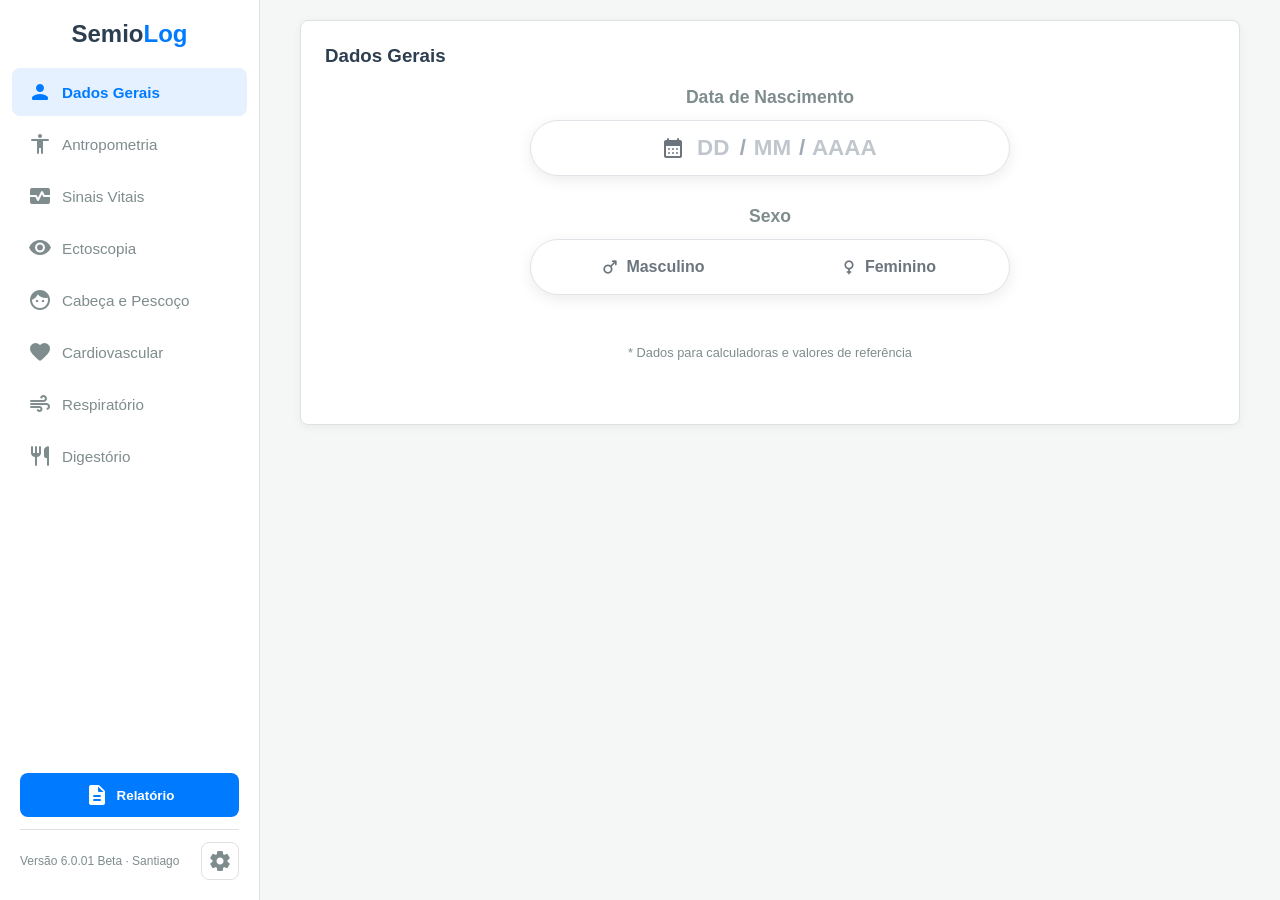
<file: templates/index.html>
<!DOCTYPE html>
<html lang="pt-BR">
<head>
    <meta charset="UTF-8">
    <meta name="viewport" content="width=device-width, initial-scale=1.0">
    <title>SemioLog</title>
	<link rel="icon" type="image/png" href="{{ url_for('static', filename='img/favicon.png') }}">

    <link rel="stylesheet" href="../static/css/main.css">

    <link rel="preconnect" href="https://fonts.googleapis.com">
    <link rel="preconnect" href="https://fonts.gstatic.com" crossorigin>
    <link href="https://fonts.googleapis.com/icon?family=Material+Icons+Round" rel="stylesheet">
</head>
<body>

    <div class="app-grid">
        <aside class="sidebar" id="sidebar">
            <div class="sidebar-header">
                <h2>Semio<span>Log</span></h2>
                <button id="close-sidebar" class="mobile-only-btn">
                    <span class="material-icons-round">close</span>
                </button>
            </div>

            <nav class="sidebar-nav" id="sidebar-nav">
                </nav>

            <div class="sidebar-footer">
                <div id="sidebar-action-container">
                    </div>

                <hr class="sidebar-divider">

                <div class="footer-info-row">
                    <span class="app-version">Versão 6.0.01 Beta · Santiago</span>
                    
                    <div id="settings-popover" class="settings-popover hidden">
                        <div class="settings-item">
                            <span>Modo Escuro</span>
                            <label class="switch">
                                <input type="checkbox" id="theme-toggle">
                                <span class="slider round"></span>
                            </label>
                        </div>
                    </div>

                    <button id="settings-btn" class="btn-square-icon" title="Configurações">
                        <span class="material-icons-round">settings</span>
                    </button>
                </div>
            </div>
        </aside>

        <main class="main-content">
            <header class="top-bar">
                <button id="open-sidebar" class="mobile-only-btn">
                    <span class="material-icons-round">menu</span>
                </button>
                <h2 id="page-title">Início</h2>
            </header>

            <div id="app-content" class="content-area">
                </div>
        </main>
    </div>

    <script type="module" src="../static/js/app.js"></script>
</body>
</html>
</file>
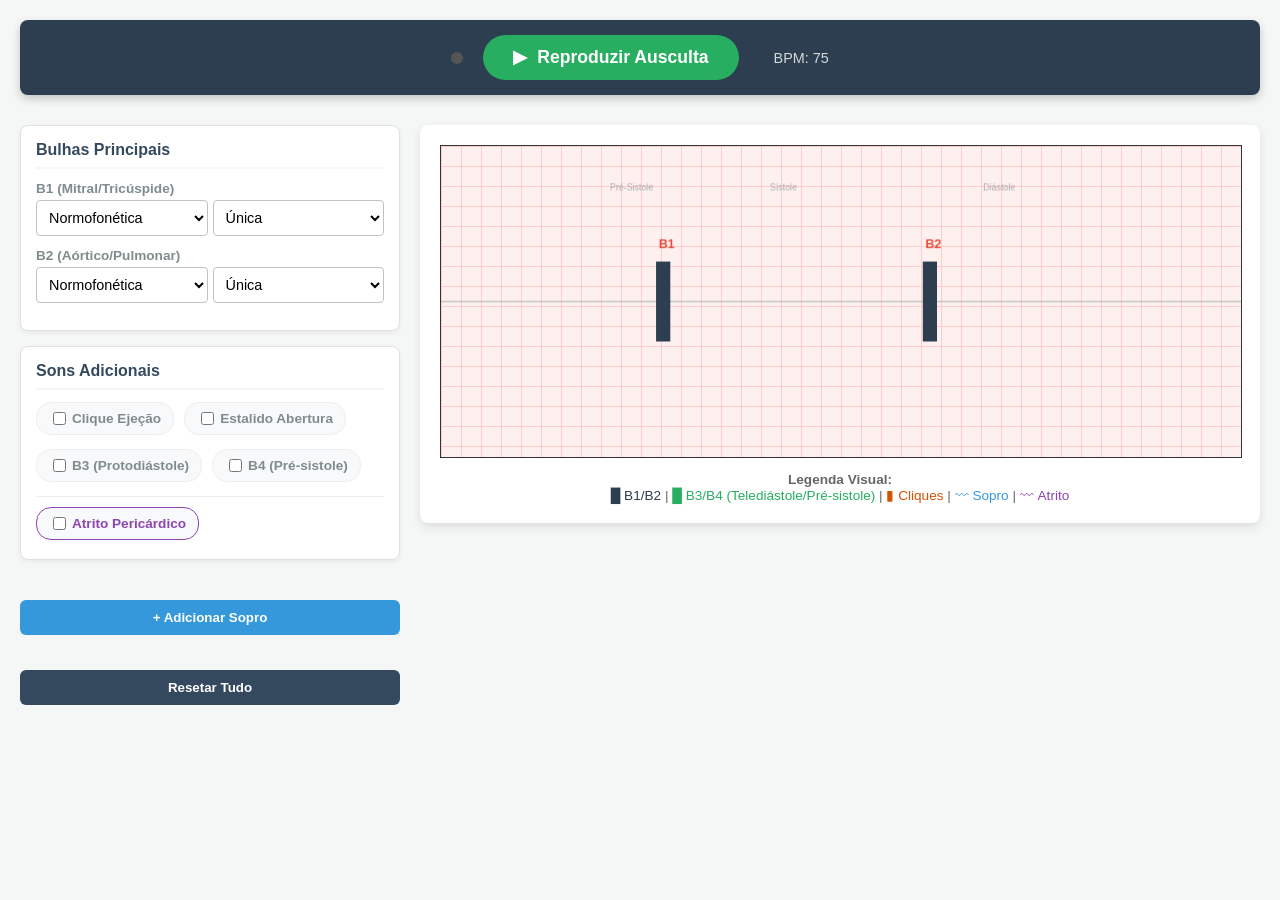
<file: templates/ausculta.html>
<!DOCTYPE html>
<html lang="pt-BR">
<head>
    <meta charset="UTF-8">
    <meta name="viewport" content="width=device-width, initial-scale=1.0">
    <title>Simulador de Ausculta Cardíaca (Frequência Unificada)</title>
    <style>
        :root {
            --primary: #2c3e50;
            --secondary: #34495e;
            --accent: #3498db;
            --danger: #e74c3c;
            --success: #27ae60;
            --rub: #8e44ad;
            --bg: #f4f7f6;
            --card-bg: #ffffff;
            --border: #e0e0e0;
        }

        body {
            font-family: 'Segoe UI', Tahoma, Geneva, Verdana, sans-serif;
            margin: 0;
            padding: 20px;
            background-color: var(--bg);
            color: var(--primary);
        }

        /* --- CONTROLES DE ÁUDIO --- */
        .audio-controls {
            background: #2c3e50;
            color: white;
            padding: 15px;
            border-radius: 8px;
            display: flex;
            justify-content: center;
            align-items: center;
            gap: 20px;
            margin-bottom: 30px;
            box-shadow: 0 4px 10px rgba(0,0,0,0.2);
            position: sticky;
            top: 0;
            z-index: 100;
        }

        .btn-audio {
            padding: 12px 30px;
            font-size: 1.1rem;
            border: none;
            border-radius: 50px;
            cursor: pointer;
            font-weight: bold;
            display: flex;
            align-items: center;
            gap: 10px;
            transition: transform 0.1s, box-shadow 0.2s;
        }

        .btn-play { background-color: #27ae60; color: white; }
        .btn-play:hover { background-color: #219150; transform: scale(1.05); }
        
        .btn-stop { background-color: #c0392b; color: white; }
        .btn-stop:hover { background-color: #a93226; }

        .status-led {
            width: 12px;
            height: 12px;
            border-radius: 50%;
            background-color: #555;
            transition: background-color 0.2s;
        }
        .status-led.playing { background-color: #00ff00; box-shadow: 0 0 10px #00ff00; }

        /* --- LAYOUT GRID --- */
        .main-grid {
            display: grid;
            grid-template-columns: 380px 1fr;
            gap: 20px;
            max-width: 1400px;
            margin: 0 auto;
            align-items: start;
        }

        @media (max-width: 900px) {
            .main-grid { grid-template-columns: 1fr; }
        }

        /* --- CARDS E INPUTS --- */
        .controls-panel {
            background: var(--bg);
            display: flex;
            flex-direction: column;
            gap: 15px;
        }

        .card {
            background: var(--card-bg);
            border-radius: 8px;
            padding: 15px;
            box-shadow: 0 2px 5px rgba(0,0,0,0.05);
            border: 1px solid var(--border);
        }

        .card h3 {
            margin-top: 0;
            font-size: 1rem;
            color: var(--secondary);
            border-bottom: 2px solid var(--bg);
            padding-bottom: 8px;
            margin-bottom: 12px;
            display: flex;
            justify-content: space-between;
            align-items: center;
        }

        .input-group { margin-bottom: 12px; }

        label {
            display: block;
            font-size: 0.85rem;
            font-weight: 600;
            margin-bottom: 4px;
            color: #7f8c8d;
        }

        select, input[type="range"] {
            width: 100%;
            padding: 8px;
            border: 1px solid #bdc3c7;
            border-radius: 4px;
            font-size: 0.9rem;
            background: #fff;
        }

        .checkbox-row {
            display: flex;
            flex-wrap: wrap;
            gap: 10px;
            margin-top: 5px;
        }
        
        .check-item {
            display: flex;
            align-items: center;
            font-size: 0.85rem;
            background: #f8f9fa;
            padding: 6px 12px;
            border-radius: 15px;
            border: 1px solid #eee;
            cursor: pointer;
        }
        .check-item input { margin-right: 6px; }
        .check-item.rub-item { border-color: var(--rub); color: var(--rub); font-weight: bold; }

        .btn {
            border: none;
            padding: 10px 15px;
            border-radius: 6px;
            cursor: pointer;
            font-weight: 600;
            width: 100%;
        }

        .btn-add {
            background-color: var(--accent);
            color: white;
            margin-top: 10px;
            display: flex;
            align-items: center;
            justify-content: center;
            gap: 5px;
        }
        .btn-remove {
            background-color: transparent;
            color: var(--danger);
            border: 1px solid var(--danger);
            padding: 4px 8px;
            font-size: 0.8rem;
            width: auto;
        }
        .btn-reset {
            background-color: var(--secondary);
            color: white;
            margin-top: 20px;
        }

        /* --- CANVAS --- */
        .canvas-wrapper {
            position: sticky;
            top: 100px;
            background: var(--card-bg);
            padding: 20px;
            border-radius: 8px;
            box-shadow: 0 4px 10px rgba(0,0,0,0.1);
        }

        canvas {
            width: 100%;
            height: auto;
            background-color: #fff0f0;
            background-image: 
                linear-gradient(#ffcccc 1px, transparent 1px),
                linear-gradient(90deg, #ffcccc 1px, transparent 1px);
            background-size: 20px 20px;
            border: 1px solid #333;
        }

        .legend {
            margin-top: 10px;
            font-size: 0.85rem;
            color: #666;
            text-align: center;
        }
        
        @keyframes slideIn {
            from { opacity: 0; transform: translateY(-10px); }
            to { opacity: 1; transform: translateY(0); }
        }
        .murmur-card {
            border-left: 4px solid var(--accent);
            animation: slideIn 0.3s ease-out;
        }
    </style>
</head>
<body>

    <div class="audio-controls">
        <div id="statusLed" class="status-led"></div>
        <button class="btn-audio btn-play" onclick="toggleAudio()">
            <span id="playIcon">▶</span> <span id="playText">Reproduzir Ausculta</span>
        </button>
        <div style="font-size: 0.9rem; opacity: 0.8; margin-left: 15px;">
            BPM: 75
        </div>
    </div>

    <div class="main-grid">
        
        <div class="controls-panel">
            
            <div class="card">
                <h3>Bulhas Principais</h3>
                
                <div class="input-group">
                    <label>B1 (Mitral/Tricúspide)</label>
                    <div style="display:flex; gap:5px;">
                        <select id="s1-intensity" onchange="draw()">
                            <option value="1">Normofonética</option>
                            <option value="0.5">Hipofonética</option>
                            <option value="2.0">Hiperfonética</option>
                        </select>
                        <select id="s1-split" onchange="draw()">
                            <option value="none">Única</option>
                            <option value="split">Desdobrada</option>
                        </select>
                    </div>
                </div>

                <div class="input-group">
                    <label>B2 (Aórtico/Pulmonar)</label>
                    <div style="display:flex; gap:5px;">
                        <select id="s2-intensity" onchange="draw()">
                            <option value="1">Normofonética</option>
                            <option value="0.5">Hipofonética</option>
                            <option value="2.0">Hiperfonética</option>
                        </select>
                        <select id="s2-split" onchange="draw()">
                            <option value="none">Única</option>
                            <option value="physiologic">Fisiológico</option>
                            <option value="fixed">Persistente Fixo</option>
                            <option value="wide">Persistente Amplo</option>
                            <option value="paradoxical">Paradoxal</option>
                        </select>
                    </div>
                </div>
            </div>

            <div class="card">
                <h3>Sons Adicionais</h3>
                <div class="checkbox-row">
                    <label class="check-item"><input type="checkbox" id="systolic-click" onchange="draw()"> Clique Ejeção</label>
                    <label class="check-item"><input type="checkbox" id="opening-snap" onchange="draw()"> Estalido Abertura</label>
                    <label class="check-item"><input type="checkbox" id="s3-sound" onchange="draw()"> B3 (Protodiástole)</label>
                    <label class="check-item"><input type="checkbox" id="s4-sound" onchange="draw()"> B4 (Pré-sistole)</label>
                </div>
                <hr style="border: 0; border-top: 1px solid #eee; margin: 10px 0;">
                <div class="checkbox-row">
                    <label class="check-item rub-item"><input type="checkbox" id="friction-rub" onchange="draw()"> Atrito Pericárdico</label>
                </div>
            </div>

            <div id="murmurs-container"></div>

            <button class="btn btn-add" onclick="addMurmur()">+ Adicionar Sopro</button>
            <button class="btn btn-reset" onclick="resetAll()">Resetar Tudo</button>
        </div>

        <div class="canvas-wrapper">
            <canvas id="pcgCanvas" width="900" height="350"></canvas>
            <div class="legend">
                <strong>Legenda Visual:</strong><br>
                <span style="color:#2c3e50">█ B1/B2</span> | 
                <span style="color:#27ae60">█ B3/B4 (Telediástole/Pré-sistole)</span> | 
                <span style="color:#d35400">▮ Cliques</span> | 
                <span style="color:#3498db">〰 Sopro</span> | 
                <span style="color:#8e44ad">〰 Atrito</span>
            </div>
        </div>
    </div>

    <script>
        // --- VARIÁVEIS GLOBAIS ---
        let canvas, ctx;
        const cycleLength = 800; 
        
        // POSICIONAMENTO CENTRALIZADO
        const s1PosVisual = 250; 
        const s2PosVisual = 550; 
        const centerLineY = 175;
        let murmurIdCounter = 0;

        // Áudio
        let audioCtx;
        let isPlaying = false;
        let nextNoteTime = 0.0;
        let timerID = null;
        let lookahead = 25.0; 
        let scheduleAheadTime = 0.1;

        // --- INICIALIZAÇÃO ---
        window.onload = function() {
            canvas = document.getElementById('pcgCanvas');
            if (canvas) {
                ctx = canvas.getContext('2d');
                draw();
            }
        };

        // --- SISTEMA DE ÁUDIO ---
        function initAudio() {
            if (!audioCtx) {
                const AudioContext = window.AudioContext || window.webkitAudioContext;
                audioCtx = new AudioContext();
            }
            if (audioCtx.state === 'suspended') {
                audioCtx.resume();
            }
        }

        function toggleAudio() {
            initAudio();
            isPlaying = !isPlaying;
            
            const btn = document.querySelector('.btn-play');
            const led = document.getElementById('statusLed');
            const txt = document.getElementById('playText');
            const icon = document.getElementById('playIcon');

            if (isPlaying) {
                nextNoteTime = audioCtx.currentTime;
                scheduler();
                led.classList.add('playing');
                btn.style.backgroundColor = '#c0392b';
                txt.innerText = "Parar";
                icon.innerText = "⏹";
            } else {
                window.clearTimeout(timerID);
                led.classList.remove('playing');
                btn.style.backgroundColor = '#27ae60';
                txt.innerText = "Reproduzir";
                icon.innerText = "▶";
            }
        }

        function scheduler() {
            while (nextNoteTime < audioCtx.currentTime + scheduleAheadTime) {
                scheduleCycle(nextNoteTime);
                nextNoteTime += (cycleLength / 1000); 
            }
            timerID = window.setTimeout(scheduler, lookahead);
        }

        // Sintetizadores
        function playTone(time, freq, duration, amp, type = 'sine') {
            const osc = audioCtx.createOscillator();
            const gain = audioCtx.createGain();
            osc.type = type;
            osc.frequency.value = freq;
            
            const compressor = audioCtx.createDynamicsCompressor();
            osc.connect(gain);
            gain.connect(compressor);
            compressor.connect(audioCtx.destination);

            // Envelope
            gain.gain.setValueAtTime(0, time);
            gain.gain.linearRampToValueAtTime(amp, time + 0.02);
            gain.gain.exponentialRampToValueAtTime(0.001, time + duration);

            osc.start(time);
            osc.stop(time + duration + 0.1);
        }

        function playNoise(time, duration, amp, shape, isRub = false) {
            const bufferSize = audioCtx.sampleRate * duration;
            const buffer = audioCtx.createBuffer(1, bufferSize, audioCtx.sampleRate);
            const data = buffer.getChannelData(0);
            for (let i = 0; i < bufferSize; i++) {
                data[i] = Math.random() * 2 - 1;
            }

            const noise = audioCtx.createBufferSource();
            noise.buffer = buffer;
            
            const filter = audioCtx.createBiquadFilter();
            if (isRub) {
                filter.type = 'bandpass';
                filter.frequency.value = 500; 
                filter.Q.value = 1.0; 
            } else {
                filter.type = 'lowpass';
                filter.frequency.value = 800; 
            }

            const gain = audioCtx.createGain();
            noise.connect(filter);
            filter.connect(gain);
            gain.connect(audioCtx.destination);

            const tStart = time;
            const tEnd = time + duration;
            const tMid = time + (duration / 2);

            gain.gain.setValueAtTime(0, tStart);
            
            if (isRub) {
                // Atrito: Envelope linear rápido
                gain.gain.linearRampToValueAtTime(amp, tStart + 0.05);
                gain.gain.linearRampToValueAtTime(amp, tEnd - 0.05);
                gain.gain.linearRampToValueAtTime(0, tEnd);
            } else {
                switch(shape) {
                    case 'crescendo-decrescendo':
                        gain.gain.linearRampToValueAtTime(amp, tMid);
                        gain.gain.linearRampToValueAtTime(0, tEnd);
                        break;
                    case 'plateau':
                        gain.gain.linearRampToValueAtTime(amp, tStart + 0.05);
                        gain.gain.linearRampToValueAtTime(amp, tEnd - 0.05);
                        gain.gain.linearRampToValueAtTime(0, tEnd);
                        break;
                    case 'decrescendo':
                        // Começa forte, termina fraco (Linear para garantir fade-out audível)
                        gain.gain.setValueAtTime(0, tStart);
                        gain.gain.linearRampToValueAtTime(amp, tStart + 0.02); // Ataque rápido
                        gain.gain.linearRampToValueAtTime(0, tEnd); // Fade out linear
                        break;
                    case 'crescendo':
                        gain.gain.linearRampToValueAtTime(amp, tEnd);
                        gain.gain.setValueAtTime(0, tEnd + 0.05);
                        break;
                    default:
                        gain.gain.linearRampToValueAtTime(amp, tMid);
                        gain.gain.linearRampToValueAtTime(0, tEnd);
                }
            }
            noise.start(time);
        }

        // AGENDAMENTO DE ÁUDIO
        function scheduleCycle(startTime) {
            const msToSec = val => val / 1000;
            const s1Time = startTime;
            const s2Time = startTime + msToSec(300);
            const cycleEnd = startTime + msToSec(cycleLength);

            // FREQUÊNCIAS PADRÃO (UNIFICADAS)
            // B1 = 120Hz, B2 = 140Hz (aproximadamente a mesma faixa)
            // Todos os extras agora usarão esta faixa (120-140Hz) e onda 'triangle'

            // 1. B1
            const s1Amp = parseFloat(document.getElementById('s1-intensity').value) * 1.5;
            const s1Split = document.getElementById('s1-split').value;
            playTone(s1Time, 120, 0.08, s1Amp, 'triangle');
            if (s1Split === 'split') {
                playTone(s1Time + 0.03, 110, 0.08, s1Amp * 0.8, 'triangle');
            }

            // 2. B2
            const s2Amp = parseFloat(document.getElementById('s2-intensity').value) * 1.5;
            const s2Split = document.getElementById('s2-split').value;
            let splitDelay = 0;
            if (s2Split === 'physiologic') splitDelay = 0.025;
            if (s2Split === 'fixed') splitDelay = 0.040;
            if (s2Split === 'wide') splitDelay = 0.055;
            
            if (s2Split === 'paradoxical') {
                playTone(s2Time, 140, 0.07, s2Amp, 'triangle');
                playTone(s2Time + 0.035, 160, 0.07, s2Amp, 'triangle');
            } else {
                playTone(s2Time, 140, 0.07, s2Amp, 'triangle');
                if (splitDelay > 0) {
                    playTone(s2Time + splitDelay, 130, 0.07, s2Amp * 0.8, 'triangle');
                }
            }

            // 3. EXTRAS (AGORA COM MESMA FREQUÊNCIA DAS BULHAS)
            
            // Clique Sistólico (Era agudo, agora = B2)
            if (document.getElementById('systolic-click').checked) {
                // Usa 140Hz e onda triangle para soar como uma bulha
                playTone(s1Time + 0.05, 140, 0.05, 0.9, 'triangle'); 
            }

            // Estalido de Abertura (Era agudo, agora = B2)
            if (document.getElementById('opening-snap').checked) {
                // Usa 140Hz e onda triangle
                playTone(s2Time + 0.06, 140, 0.05, 0.9, 'triangle');
            }
            
            // B3 (Grave, usando frequência de B1/B2)
            if (document.getElementById('s3-sound').checked) {
                // 120Hz para soar como B1 (som mais cheio)
                playTone(s2Time + 0.12, 120, 0.15, 1.8, 'triangle');
            }
            
            // B4 (Grave, usando frequência de B1/B2)
            if (document.getElementById('s4-sound').checked) {
                // 120Hz para soar como B1
                playTone(cycleEnd - 0.10, 120, 0.15, 1.8, 'triangle');
            }

            // 4. Atrito (Volume baixo mantido)
            if (document.getElementById('friction-rub').checked) {
                playNoise(s1Time + 0.08, 0.2, 0.15, 'plateau', true);
                playNoise(s2Time + 0.05, 0.15, 0.15, 'plateau', true);
                playNoise(cycleEnd - 0.1, 0.1, 0.15, 'plateau', true);
            }

            // 5. Sopros
            document.querySelectorAll('.murmur-card').forEach(card => {
                const phase = card.querySelector('.m-phase').value;
                const timing = card.querySelector('.m-timing').value;
                const shape = card.querySelector('.m-shape').value;
                const grade = (card.querySelector('.m-grade').value / 6) * 1.5;

                let mStart = 0;
                let mDur = 0;

                if (phase === 'systolic') { mStart = s1Time + 0.04; mDur = (s2Time - s1Time) - 0.04; } 
                else if (phase === 'diastolic') { mStart = s2Time + 0.04; mDur = (cycleEnd - s2Time) - 0.1; } 
                else { mStart = s1Time + 0.05; mDur = (cycleEnd - s1Time) - 0.05; }

                if (timing === 'proto') mDur = mDur * 0.4;
                if (timing === 'meso') { mStart += mDur * 0.3; mDur = mDur * 0.4; }
                if (timing === 'tele') { mStart += mDur * 0.6; mDur = mDur * 0.4; }

                playNoise(mStart, mDur, grade, shape, false);
            });
        }

        // --- SISTEMA VISUAL (CENTRALIZADO) ---

        function drawRectSound(x, amp, splitType, label) {
            if (!ctx) return;
            const rectWidth = 16; const maxH = 90;
            ctx.fillStyle = '#2c3e50';
            let components = []; 

            if (label === 'B1') {
                if (splitType === 'none') components.push({ offset: 0, scale: 1.0 });
                else { components.push({ offset: 0, scale: 1.0 }); components.push({ offset: 25, scale: 0.9 }); }
            } else {
                if (splitType === 'none') components.push({ offset: 0, scale: 1.0 });
                else if (splitType === 'physiologic') { components.push({ offset: 0, scale: 1.0 }); components.push({ offset: 20, scale: 0.9 }); }
                else if (splitType === 'fixed') { components.push({ offset: 0, scale: 1.0 }); components.push({ offset: 35, scale: 0.9 }); }
                else if (splitType === 'wide') { components.push({ offset: 0, scale: 1.0 }); components.push({ offset: 50, scale: 0.9 }); }
                else if (splitType === 'paradoxical') { components.push({ offset: 0, scale: 0.9 }); components.push({ offset: 30, scale: 1.0 }); }
            }

            components.forEach(comp => {
                const h = amp * maxH * comp.scale;
                ctx.fillRect(x + comp.offset - (rectWidth/2), centerLineY - (h/2), rectWidth, h);
            });
            ctx.fillStyle = '#e74c3c'; ctx.font = 'bold 14px Arial'; ctx.fillText(label, x - 5, centerLineY - 60);
        }

        function drawThinRect(x, amp, type, color, labelText) {
             if (!ctx) return;
             const baseH = 70;
             ctx.fillStyle = color;
             const w = (type === 'click' || type === 'snap') ? 4 : 14;
             const h = (type === 'click' || type === 'snap') ? amp*baseH : amp*baseH*0.7; 
             
             ctx.fillRect(x - w/2, centerLineY - h/2, w, h);
             ctx.font = 'bold 12px Arial';
             ctx.fillText(labelText, x - 10, centerLineY + 60);
        }

        function drawMurmurNoise(startX, endX, maxAmp, shape) {
            if (!ctx) return;
            const width = endX - startX;
            if (width <= 0) return;
            ctx.beginPath(); ctx.strokeStyle = '#3498db'; ctx.lineWidth = 1.5;
            for (let x = startX; x <= endX; x += 2) {
                let envelope = 0; let progress = (x - startX) / width;
                switch (shape) {
                    case 'plateau': envelope = 1; break;
                    case 'crescendo': envelope = progress; break;
                    case 'decrescendo': envelope = 1 - progress; break;
                    case 'crescendo-decrescendo': envelope = Math.sin(progress * Math.PI); break;
                    case 'variable': envelope = Math.random() * 0.5 + 0.5; break;
                }
                const noiseH = (Math.random() - 0.5) * maxAmp * envelope;
                ctx.moveTo(x, centerLineY); ctx.lineTo(x, centerLineY + noiseH);
            }
            ctx.stroke();
        }

        function drawFrictionRub(xStart, xEnd) {
            if (!ctx) return;
            ctx.beginPath(); ctx.strokeStyle = '#8e44ad'; ctx.lineWidth = 2;
            for (let x = xStart; x <= xEnd; x += 3) {
                const h = (Math.random() - 0.5) * 60 * (Math.random() > 0.5 ? 1 : 0.5); 
                ctx.moveTo(x, centerLineY - 10); ctx.lineTo(x, centerLineY + 10 + h);
            }
            ctx.stroke();
        }

        // FUNÇÃO DE DESENHO PRINCIPAL
        function draw() {
            if (!ctx) return;
            ctx.clearRect(0, 0, canvas.width, canvas.height);
            ctx.beginPath(); ctx.strokeStyle = '#95a5a6'; ctx.lineWidth = 1;
            ctx.moveTo(0, centerLineY); ctx.lineTo(canvas.width, centerLineY); ctx.stroke();
            
            // Marcadores
            ctx.fillStyle = "#aaa"; ctx.font = "10px Arial";
            ctx.fillText("Pré-Sistole", s1PosVisual - 60, 50);
            ctx.fillText("Sístole", s1PosVisual + 120, 50);
            ctx.fillText("Diástole", s2PosVisual + 60, 50);

            const s1Amp = parseFloat(document.getElementById('s1-intensity').value);
            const s1Split = document.getElementById('s1-split').value;
            const s2Amp = parseFloat(document.getElementById('s2-intensity').value);
            const s2Split = document.getElementById('s2-split').value;
            const hasRub = document.getElementById('friction-rub').checked;

            if (hasRub) {
                drawFrictionRub(s1PosVisual - 50, s1PosVisual - 10);
                drawFrictionRub(s1PosVisual + 60, s2PosVisual - 60);
                drawFrictionRub(s2PosVisual + 20, s2PosVisual + 120);
            }

            document.querySelectorAll('.murmur-card').forEach(card => {
                const phase = card.querySelector('.m-phase').value;
                const timing = card.querySelector('.m-timing').value;
                const shape = card.querySelector('.m-shape').value;
                const grade = card.querySelector('.m-grade').value * 15;

                let start = 0, end = 0;
                
                if (phase === 'systolic') { start = s1PosVisual + 20; end = s2PosVisual - 20; } 
                else if (phase === 'diastolic') { start = s2PosVisual + 20; end = canvas.width - 50; } 
                else if (phase === 'continuous') { start = s1PosVisual + 20; end = canvas.width - 50; }

                if (phase === 'diastolic' && timing === 'tele') {
                    drawMurmurNoise(s1PosVisual - 80, s1PosVisual - 10, grade, shape);
                }

                let duration = end - start;
                if (timing === 'proto') end = start + duration/2.5;
                if (timing === 'meso') { start += duration/4; end -= duration/4; }
                if (timing === 'tele') start = end - duration/2.5;

                drawMurmurNoise(start, end, grade, shape);
            });

            if (document.getElementById('s4-sound').checked) {
                drawThinRect(s1PosVisual - 60, 1.0, 'b4', '#27ae60', 'B4');
            }

            drawRectSound(s1PosVisual, s1Amp, s1Split, 'B1');
            if (document.getElementById('systolic-click').checked) drawThinRect(s1PosVisual + 40, 1.2, 'click', '#d35400', 'Clq');
            drawRectSound(s2PosVisual, s2Amp, s2Split, 'B2');
            if (document.getElementById('opening-snap').checked) drawThinRect(s2PosVisual + 50, 1.2, 'snap', '#d35400', 'Est');
            if (document.getElementById('s3-sound').checked) drawThinRect(s2PosVisual + 90, 1.0, 'b3', '#27ae60', 'B3');
        }

        function addMurmur() {
            murmurIdCounter++;
            const container = document.getElementById('murmurs-container');
            const card = document.createElement('div');
            card.className = 'card murmur-card';
            card.id = `murmur-${murmurIdCounter}`;
            card.innerHTML = `<h3>Sopro #${murmurIdCounter} <button class="btn btn-remove" onclick="removeMurmur('${card.id}')">Remover</button></h3>
                <div class="input-group"><label>Fase</label><select class="m-phase" onchange="draw()"><option value="systolic">Sistólico</option><option value="diastolic">Diastólico</option><option value="continuous">Contínuo</option></select></div>
                <div class="input-group"><label>Duração</label><select class="m-timing" onchange="draw()"><option value="holo">Holo</option><option value="proto">Proto</option><option value="meso">Meso</option><option value="tele">Tele (Reforço)</option></select></div>
                <div class="input-group"><label>Forma</label><select class="m-shape" onchange="draw()"><option value="crescendo-decrescendo">Diamante</option><option value="decrescendo">Decrescente</option><option value="crescendo">Crescente</option><option value="plateau">Platô</option></select></div>
                <div class="input-group"><label>Intensidade</label><input type="range" class="m-grade" min="1" max="6" value="3" oninput="draw()"></div>`;
            container.appendChild(card);
            draw();
        }
        function removeMurmur(id) { document.getElementById(id)?.remove(); draw(); }
        function resetAll() { document.querySelectorAll('select').forEach(s => s.selectedIndex = 0); document.querySelectorAll('input[type="checkbox"]').forEach(c => c.checked = false); document.getElementById('murmurs-container').innerHTML = ''; murmurIdCounter = 0; if(isPlaying) toggleAudio(); draw(); }
    </script>
</body>
</html>
</file>
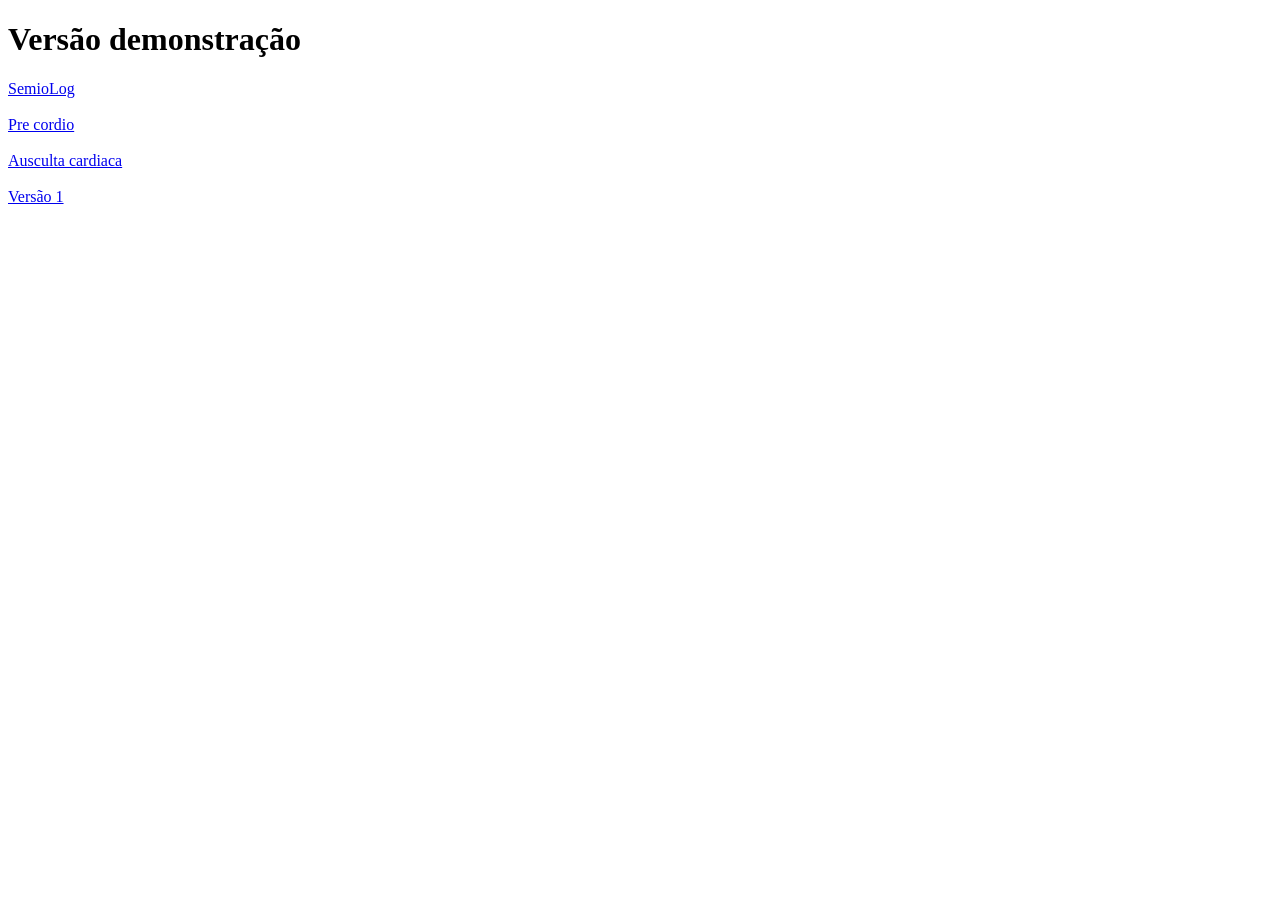
<file: templates/main.html>
<!DOCTYPE html>
<html lang="en">
<head>
    <meta charset="UTF-8">
    <meta name="viewport" content="width=device-width, initial-scale=1.0">
    <title>Teste</title>
</head>
<body>
    <H1> Versão demonstração</H1>
    <a href="semio">SemioLog</a><br><br>
        <a href="precordio">Pre cordio</a><br><br>
    <a href="ausculta">Ausculta cardiaca</a><br><br>
        <a href="versao1">Versão 1</a>
</body>
</html>
</file>
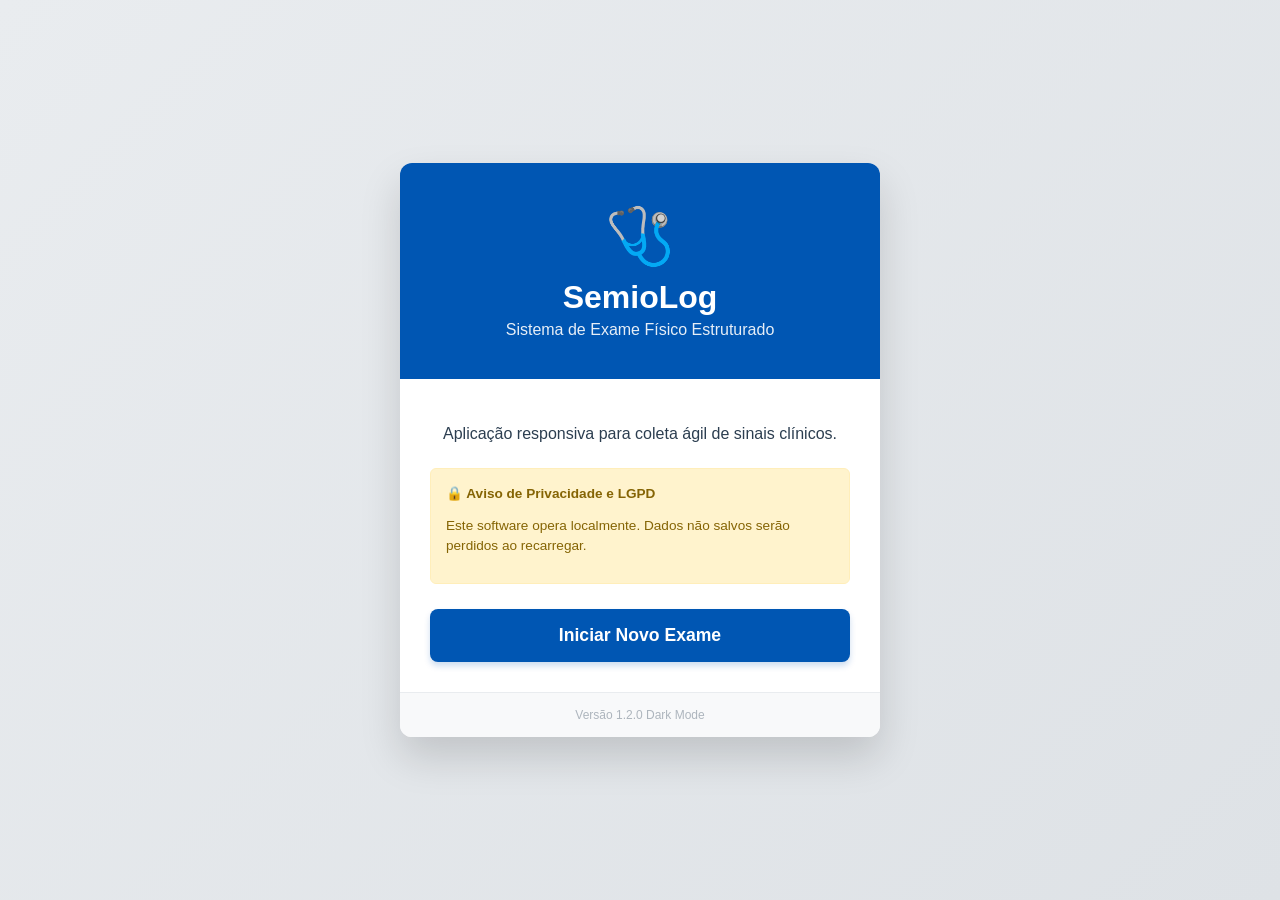
<file: templates/versao1.html>
<!DOCTYPE html>
<html lang="pt-BR">
<head>
    <meta charset="UTF-8">
    <meta name="viewport" content="width=device-width, initial-scale=1.0, maximum-scale=1.0, user-scalable=no">
    <title>SemioLog - Exame Físico Digital</title>
    
    <link rel="stylesheet" href="../static/v1/css/main.css">
    <link rel="stylesheet" href="../static/v1/css/components.css">
    <link rel="stylesheet" href="../static/v1/css/landing.css">
</head>
<body>

    <section id="landing-layer" class="landing-container">
        <div class="landing-card">
            <div class="landing-header">
                <div class="logo-icon">🩺</div>
                <h1>SemioLog</h1>
                <p class="subtitle">Sistema de Exame Físico Estruturado</p>
            </div>
            <div class="landing-body">
                <p>Aplicação responsiva para coleta ágil de sinais clínicos.</p>
                <div class="lgpd-box">
                    <strong>🔒 Aviso de Privacidade e LGPD</strong>
                    <p>Este software opera localmente. Dados não salvos serão perdidos ao recarregar.</p>
                </div>
                <button id="btn-start-exam" class="btn-primary-large">Iniciar Novo Exame</button>
            </div>
            <div class="landing-footer">Versão 1.2.0 Dark Mode</div>
        </div>
    </section>

    <div id="app-layer" class="app-container hidden">
        
        <header class="mobile-header">
            <div style="display: flex; align-items: center;">
                <button id="btn-menu-toggle" class="btn-hamburger">☰</button>
                <span class="mobile-title">SemioLog</span>
            </div>
            <button id="btn-theme-mobile" class="btn-theme-toggle">🌙</button>
        </header>

        <nav class="sidebar" id="sidebar">
            <div class="brand">
                <div style="display: flex; justify-content: space-between; width: 100%; align-items: center;">
                     <div class="brand-text" style="text-align: left;">
                        <h1>SemioLog</h1>
                    </div>
                    <button id="btn-theme-desktop" class="btn-theme-toggle" title="Alternar Tema">🌙</button>
                </div>
                
                <p>Prontuário Digital</p>
                
                <button id="btn-return-home" class="btn-back-header">
                    Voltar
                </button>
            </div>
            
            <ul id="nav-menu">
                </ul>
        </nav>

        <div id="sidebar-overlay" class="sidebar-overlay"></div>

        <main id="content-area" class="content">
            </main>
    </div>

    <script type="module" src="../static/v1/js/app.js"></script>
</body>
</html>
</file>
<file: static/css/main.css>
/* static/css/main.css */
@import url('variables.css');
@import url('base.css');
@import url('layout.css');
@import url('utilities.css');

/* Componentes Globais */
@import url('components/buttons.css');
@import url('components/cards.css');
@import url('components/forms.css');
@import url('components/feedback.css');
@import url('components/menus.css');
@import url('components/pill.css');

/* Novos Componentes */
@import url('components/accordion.css');
@import url('components/modal.css');

/* Módulos Específicos */
@import url('modules/sinais.css');
@import url('modules/dados-gerais.css');
@import url('modules/antropometria.css');
@import url('modules/cardiovascular.css');
@import url('modules/finalizar.css');
</file>
<file: static/v1/css/main.css>
/* ==========================================================================
   1. VARIÁVEIS E TEMAS
   ========================================================================== */
:root {
    /* --- TEMA CLARO --- */
    --primary-blue: #0056b3;
    
    /* Fundos */
    --bg-body: #f1f3f5;
    --bg-sidebar: #ffffff;
    --bg-card: #ffffff;
    --bg-input: #ffffff;
    --bg-highlight: #e7f5ff;

    /* Textos e Bordas */
    --text-main: #2c3e50;
    --text-muted: #666666;
    --border-color: #dee2e6;
    --input-border: #ced4da;

    /* Dimensões */
    --sidebar-width: 260px;
    --header-height: 60px;
    --btn-height: 48px; /* Altura padrão para botões e inputs */
}

/* --- TEMA ESCURO --- */
[data-theme="dark"] {
    --primary-blue: #4dabf7;

    /* Fundos */
    --bg-body: #121212;
    --bg-sidebar: #1e1e1e;
    --bg-card: #2d2d2d;
    --bg-input: #3a3a3a;
    --bg-highlight: #1a2733;

    /* Textos e Bordas */
    --text-main: #e0e0e0;
    --text-muted: #a0a0a0;
    --border-color: #444444;
    --input-border: #555555;
}

/* ==========================================================================
   2. RESET E BASE
   ========================================================================== */
* { box-sizing: border-box; }

body {
    margin: 0;
    font-family: -apple-system, BlinkMacSystemFont, "Segoe UI", Roboto, Helvetica, Arial, sans-serif;
    background-color: var(--bg-body);
    color: var(--text-main);
    overflow: hidden;
    transition: background-color 0.3s ease, color 0.3s ease;
}

/* ==========================================================================
   3. OVERRIDES ESTRUTURAIS PARA MODO ESCURO
   ========================================================================== */

/* 1. Força inputs escuros */
[data-theme="dark"] input, 
[data-theme="dark"] select, 
[data-theme="dark"] textarea {
    background-color: var(--bg-input) !important;
    color: var(--text-main) !important;
    border-color: var(--input-border) !important;
}

/* 2. Força boxes internos escuros */
[data-theme="dark"] .exam-section div[style*="border"],
[data-theme="dark"] .exam-section div[style*="padding"] {
    background-color: var(--bg-input) !important;
    color: var(--text-main) !important;
    border-color: var(--border-color) !important;
}

/* 3. Correção IMC (Azul) */
[data-theme="dark"] .exam-section div[style*="e3f2fd"] {
    background-color: #102a43 !important;
    border-color: #243b53 !important;
    color: #d9e2ec !important;
}
[data-theme="dark"] .exam-section div[style*="e3f2fd"] span {
    color: #bcccdc !important;
}

/* 4. Correção Referências (Amarelo) */
[data-theme="dark"] .exam-section div[style*="fff3cd"] {
    background-color: #423008 !important;
    border-color: #634d17 !important;
    color: #f1e0a8 !important;
}

/* 5. Cards */
[data-theme="dark"] .exam-section {
    background-color: var(--bg-card) !important;
    border-color: var(--border-color) !important;
}

/* ==========================================================================
   4. LAYOUT
   ========================================================================== */
.app-container {
    display: grid;
    grid-template-columns: var(--sidebar-width) 1fr;
    height: 100vh;
}

.content {
    padding: 20px 30px;
    overflow-y: auto;
    height: 100vh;
    background-color: var(--bg-body);
}

.sidebar {
    background: var(--bg-sidebar);
    border-right: 1px solid var(--border-color);
    display: flex;
    flex-direction: column;
    height: 100%;
    z-index: 100;
}

/* Brand */
.brand {
    padding: 12px 15px;
    background: #0056b3;
    color: white;
    display: flex;
    flex-direction: column;
    align-items: center;
    gap: 8px;
    border-bottom: 1px solid rgba(255,255,255,0.1);
}
[data-theme="dark"] .brand { background: #1a1a1a; border-bottom: 1px solid #333; }

.brand-text h1 { margin: 0; font-size: 1.3rem; }
.brand-text p { margin: 0; font-size: 0.75rem; opacity: 0.8; }

.btn-theme-toggle {
    background: rgba(255, 255, 255, 0.15);
    border: none; border-radius: 50%; width: 32px; height: 32px;
    cursor: pointer; font-size: 1.1rem; color: white;
    display: flex; align-items: center; justify-content: center;
}

.btn-back-header {
    background: transparent; border: 1px solid rgba(255, 255, 255, 0.4); color: white;
    padding: 4px 12px; border-radius: 20px; font-size: 0.75rem; cursor: pointer;
    width: 100%; max-width: 140px;
}

/* Menu */
#nav-menu { list-style: none; padding: 0; margin: 0; overflow-y: auto; flex-grow: 1; }
.nav-item {
    padding: 16px 20px; border-bottom: 1px solid var(--border-color);
    cursor: pointer; font-size: 1rem; color: var(--text-main);
}
.nav-item.active {
    background-color: var(--bg-highlight); border-left: 4px solid var(--primary-blue);
    color: var(--primary-blue); font-weight: 600;
}

/* Header Mobile */
.mobile-header {
    display: none; position: fixed; top: 0; left: 0; width: 100%; height: var(--header-height);
    background: #0056b3; color: white; align-items: center; justify-content: space-between;
    padding: 0 15px; z-index: 200; box-shadow: 0 2px 5px rgba(0,0,0,0.2);
}
[data-theme="dark"] .mobile-header { background: #1a1a1a; border-bottom: 1px solid #333; }

.btn-hamburger { background: none; border: none; color: white; font-size: 1.5rem; cursor: pointer; padding: 5px; }

.sidebar-overlay {
    position: fixed; top: 0; left: 0; width: 100%; height: 100%;
    background: rgba(0,0,0,0.6); z-index: 150; display: none;
}
.sidebar-overlay.visible { display: block; opacity: 1; }

/* Cards */
.exam-section {
    background-color: var(--bg-card);
    border: 1px solid var(--border-color);
    border-radius: 8px;
    padding: 20px;
    margin-bottom: 20px;
    box-shadow: 0 1px 3px rgba(0,0,0,0.05);
}

/* ==========================================================================
   7. COMPONENTES E INPUTS (MODIFICADO PARA SER MAIOR)
   ========================================================================== */

/* Inputs, Selects, Textarea - AGORA MAIS ALTOS */
input, select, textarea {
    background-color: var(--bg-input);
    color: var(--text-main);
    border: 1px solid var(--input-border);
    border-radius: 6px;
    padding: 12px 10px;        /* Mais espaço interno */
    min-height: var(--btn-height) !important; /* Força altura mínima de 48px */
    width: 100%;
    font-size: 1.05rem;        /* Fonte um pouco maior para leitura */
    transition: border-color 0.2s;
}

input:focus, select:focus, textarea:focus {
    outline: none;
    border-color: var(--primary-blue);
    box-shadow: 0 0 0 3px rgba(0, 86, 179, 0.1);
}

/* Botões Toggle */
.toggle-group {
    display: flex; gap: 10px; flex-wrap: wrap; margin-bottom: 10px;
}

.btn-toggle {
    flex: 1;
    padding: 12px 10px;
    min-height: var(--btn-height); /* 48px */
    border: 1px solid #ced4da;
    background-color: white;
    color: #495057;
    border-radius: 6px;
    cursor: pointer;
    font-size: 1rem;
    font-weight: 500;
    transition: all 0.2s;
    text-align: center;
    display: flex; align-items: center; justify-content: center;
}

.btn-toggle:hover { background-color: #f1f3f5; }

.btn-toggle.selected {
    background-color: #e7f5ff !important;
    color: #0056b3 !important;
    border-color: #0056b3 !important;
    font-weight: 700;
    box-shadow: 0 0 0 1px #0056b3;
}

/* Modo Escuro Botões */
[data-theme="dark"] .btn-toggle {
    background-color: var(--bg-input);
    color: var(--text-main);
    border-color: var(--border-color);
}
[data-theme="dark"] .btn-toggle:hover { background-color: #333; }
[data-theme="dark"] .btn-toggle.selected {
    background-color: var(--primary-blue) !important;
    color: #000 !important;
    border-color: var(--primary-blue) !important;
}

/* Helpers */
.vital-feedback { min-height: 20px; font-size: 0.85rem; font-weight: 600; margin-top: 5px; }
.conditional-field {
    display: none; margin-top: 10px; padding: 10px;
    background-color: var(--bg-input);
    border-left: 3px solid var(--primary-blue); border-radius: 4px;
}
.conditional-field.visible { display: block; animation: fadeIn 0.3s; }
.checkbox-label { display: flex; align-items: center; gap: 8px; font-size: 0.95rem; cursor: pointer; padding: 8px; }

@keyframes fadeIn { from { opacity: 0; transform: translateY(-5px); } to { opacity: 1; transform: translateY(0); } }

/* Mobile */
@media (max-width: 768px) {
    .app-container { display: block; padding-top: var(--header-height); }
    .mobile-header { display: flex; }
    .sidebar {
        position: fixed; top: 0; left: 0; width: 280px; height: 100vh;
        transform: translateX(-100%); transition: transform 0.3s ease-out;
        box-shadow: 2px 0 15px rgba(0,0,0,0.5); z-index: 9999;
    }
    .sidebar.open { transform: translateX(0) !important; }
    .content { padding: 15px; height: calc(100vh - var(--header-height)); }
    .exam-section div[style*="grid-template-columns"] { grid-template-columns: 1fr !important; gap: 15px !important; }
    .exam-section div[style*="grid-template-columns: 1fr 20px 1fr"] { grid-template-columns: 1fr 20px 1fr !important; }
}
</file>
<file: static/v1/css/components.css>
/* Cards */
.exam-section {
    background: white;
    padding: 25px;
    border-radius: 10px;
    box-shadow: 0 2px 8px rgba(0,0,0,0.05);
    margin-bottom: 25px;
}

/* Inputs */
label {
    display: block;
    margin-bottom: 8px;
    font-weight: 600;
    color: #555;
    font-size: 0.95rem;
}

input[type="number"], input[type="text"], textarea {
    width: 100%;
    height: var(--touch-target);
    border: 1px solid #ced4da;
    border-radius: 6px;
    padding: 0 12px;
    font-size: 1rem;
    box-sizing: border-box;
    font-family: inherit;
}

textarea { height: auto; padding: 10px; }

/* Botões de Toggle (Sim/Não/Opções) */
.toggle-group {
    display: flex;
    gap: 8px;
    margin-bottom: 20px;
}

.btn-toggle {
    flex: 1;
    min-height: var(--touch-target);
    background: #fff;
    border: 1px solid #ced4da;
    border-radius: 6px;
    font-weight: 500;
    color: #495057;
    cursor: pointer;
    display: flex;
    align-items: center;
    justify-content: center;
    transition: all 0.2s;
}

.btn-toggle:active { transform: scale(0.98); }

.btn-toggle.selected {
    background-color: var(--primary-blue);
    color: white;
    border-color: var(--primary-blue);
    box-shadow: 0 2px 6px rgba(0, 86, 179, 0.3);
}

/* Campos Condicionais */
.conditional-field {
    display: none;
    margin-top: 15px;
    padding: 15px;
    background: #fff3cd;
    border: 1px solid #ffeeba;
    border-radius: 6px;
    border-left: 5px solid #ffc107;
}

.conditional-field.visible {
    display: block;
    animation: fadeIn 0.3s ease-out;
}

@keyframes fadeIn { from { opacity: 0; transform: translateY(-5px); } to { opacity: 1; transform: translateY(0); } }

/* Botões Genéricos */
.btn-secondary {
    width: 100%;
    height: var(--touch-target);
    background: white;
    border: 1px solid #adb5bd;
    color: #495057;
    border-radius: 6px;
    font-weight: 600;
    cursor: pointer;
}
/* Botões de Cruzes (Intensidade) */
.cruzes-container {
    padding-left: 5px;
}

.btn-cruz {
    background: white;
    border: 1px solid #ced4da;
    border-radius: 4px;
    padding: 6px 10px;
    font-size: 0.8rem;
    cursor: pointer;
    color: #495057;
    transition: all 0.2s;
}

.btn-cruz:hover {
    background: #e9ecef;
}

.btn-cruz.selected {
    background: var(--primary-blue);
    color: white;
    border-color: var(--primary-blue);
}
</file>
<file: static/v1/css/landing.css>
.landing-container {
    position: fixed;
    top: 0;
    left: 0;
    width: 100vw;
    height: 100vh;
    background: linear-gradient(135deg, #e9ecef 0%, #dee2e6 100%);
    display: flex;
    justify-content: center;
    align-items: center;
    z-index: 2000;
}

.landing-card {
    background: white;
    width: 90%;
    max-width: 480px;
    border-radius: 12px;
    box-shadow: 0 20px 40px rgba(0,0,0,0.15);
    overflow: hidden;
    text-align: center;
}

.landing-header {
    background-color: var(--primary-blue);
    color: white;
    padding: 40px 20px;
}

.logo-icon { font-size: 3.5rem; margin-bottom: 10px; display: block; }
.landing-header h1 { margin: 0; font-size: 2rem; font-weight: 700; }
.subtitle { margin: 5px 0 0; opacity: 0.9; font-weight: 300; font-size: 1rem; }

.landing-body { padding: 30px; }

.lgpd-box {
    background: #fff3cd;
    border: 1px solid #ffeeba;
    padding: 15px;
    margin: 25px 0;
    text-align: left;
    font-size: 0.85rem;
    color: #856404;
    border-radius: 6px;
    line-height: 1.4;
}

.btn-primary-large {
    width: 100%;
    padding: 16px;
    background-color: var(--primary-blue);
    color: white;
    border: none;
    border-radius: 8px;
    font-size: 1.1rem;
    font-weight: 600;
    cursor: pointer;
    box-shadow: 0 4px 6px rgba(0, 86, 179, 0.2);
    transition: transform 0.1s;
}

.btn-primary-large:active { transform: scale(0.98); }

.landing-footer {
    padding: 15px;
    background: #f8f9fa;
    border-top: 1px solid #e9ecef;
    font-size: 0.75rem;
    color: #adb5bd;
}

.hidden { display: none !important; }
</file>
